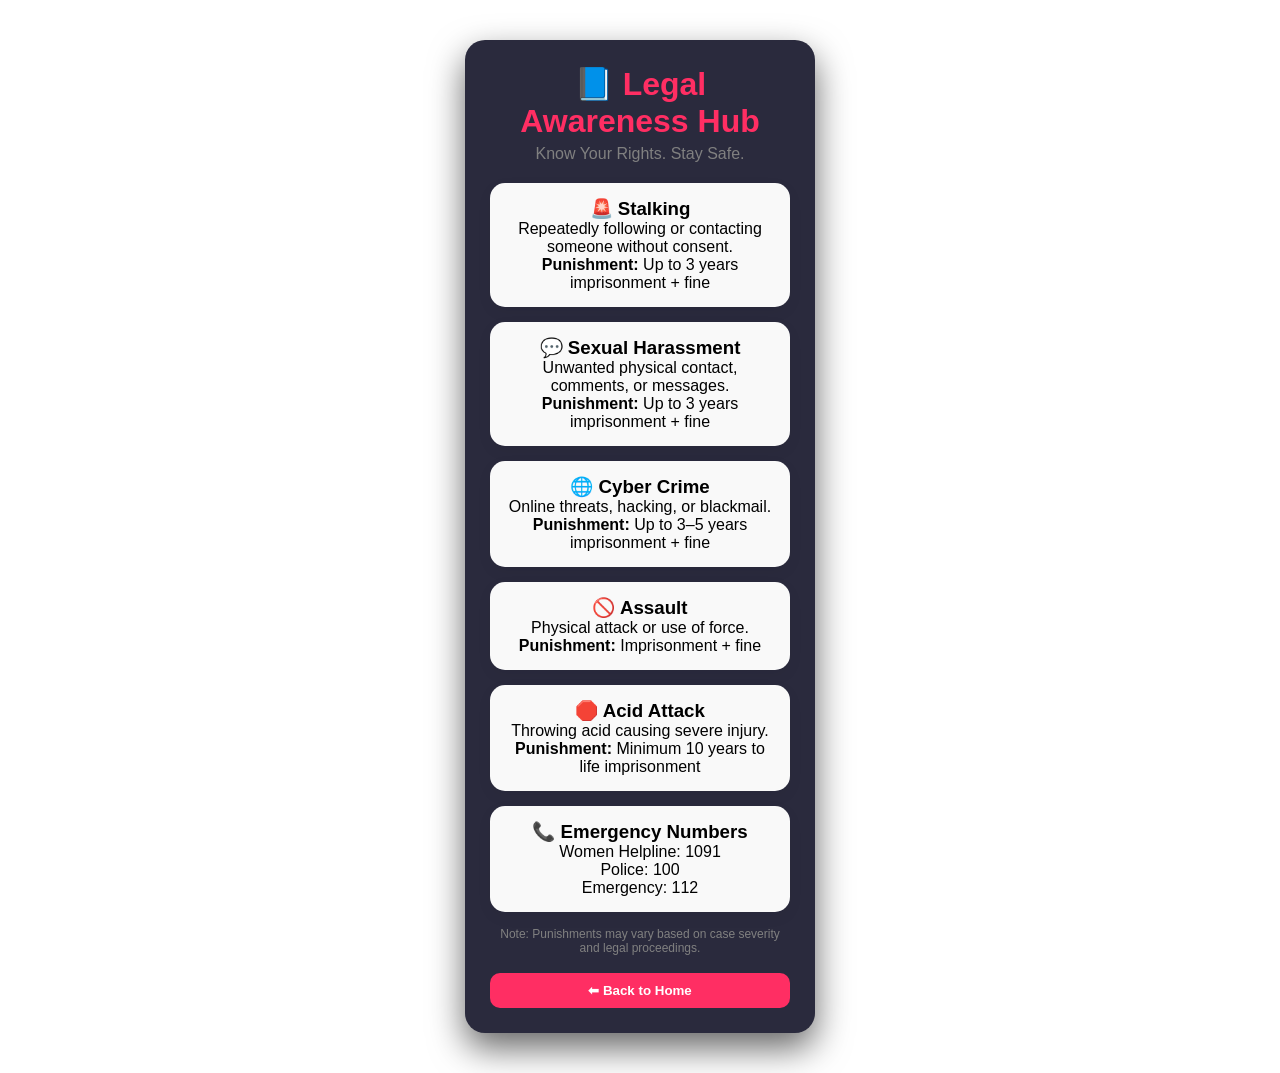
<file: awareness.html>
<!DOCTYPE html>
<html lang="en">
<head>
    <meta charset="UTF-8">
    <title>Legal Awareness - SHEshield</title>
    <link rel="stylesheet" href="style.css">
</head>

<body>

<div class="container">
    <h1>📘 Legal Awareness Hub</h1>
    <p class="tagline">Know Your Rights. Stay Safe.</p>

    <div class="card">
        <h3>🚨 Stalking</h3>
        <p>Repeatedly following or contacting someone without consent.</p>
        <p><b>Punishment:</b> Up to 3 years imprisonment + fine</p>
    </div>

    <div class="card">
        <h3>💬 Sexual Harassment</h3>
        <p>Unwanted physical contact, comments, or messages.</p>
        <p><b>Punishment:</b> Up to 3 years imprisonment + fine</p>
    </div>

    <div class="card">
        <h3>🌐 Cyber Crime</h3>
        <p>Online threats, hacking, or blackmail.</p>
        <p><b>Punishment:</b> Up to 3–5 years imprisonment + fine</p>
    </div>

    <div class="card">
        <h3>🚫 Assault</h3>
        <p>Physical attack or use of force.</p>
        <p><b>Punishment:</b> Imprisonment + fine</p>
    </div>

    <div class="card">
        <h3>🛑 Acid Attack</h3>
        <p>Throwing acid causing severe injury.</p>
        <p><b>Punishment:</b> Minimum 10 years to life imprisonment</p>
    </div>

    <div class="card">
        <h3>📞 Emergency Numbers</h3>
        <p>Women Helpline: 1091</p>
        <p>Police: 100</p>
        <p>Emergency: 112</p>
    </div>

    <p style="font-size: 12px; color: gray;">
        Note: Punishments may vary based on case severity and legal proceedings.
    </p>

    <br>
    <button onclick="window.location.href='index.html'">⬅ Back to Home</button>
</div>

</body>
</html>
</file>
<file: style.css>
* {
    margin: 0;
    padding: 0;
    box-sizing: border-box;
    font-family: 'Segoe UI', sans-serif;
}

body {
    margin: 0;
    min-height: 100vh;
    display: flex;
    justify-content: center;
    align-items: flex-start;
    padding: 40px 0;
}

.container {
    width: 350px;
    background: #2a2a3d;
    padding: 25px;
    border-radius: 20px;
    box-shadow: 0 15px 35px rgba(0,0,0,0.6);
    text-align: center;
}

h1 {
    color: #ff2e63;
    margin-bottom: 5px;
}

.tagline {
    color: gray;
    margin-bottom: 20px;
}

.card {
    background: #f9f9f9;
    padding: 15px;
    border-radius: 15px;
    margin-bottom: 15px;
    box-shadow: 0 5px 15px rgba(0,0,0,0.05);
}

input {
    width: 100%;
    padding: 10px;
    margin: 8px 0;
    border-radius: 8px;
    border: 1px solid #ddd;
}

button {
    width: 100%;
    padding: 10px;
    border-radius: 10px;
    border: none;
    background: #ff2e63;
    color: white;
    font-weight: bold;
    cursor: pointer;
    transition: 0.3s;
}

button:hover {
    background: #ff4d7d;
    transform: scale(1.05);
}
#sosBtn {
    height: 120px;
    width: 120px;
    border-radius: 50%;
    font-size: 28px;
    background-color: red;
    box-shadow: 0 0 25px red;
    margin: auto;
}

#sosBtn:hover {
    box-shadow: 0 0 40px red;
}
/* Fake Call Screen */
.fake-call {
    position: fixed;
    top: 0;
    left: 0;
    width: 100%;
    height: 100%;
    background: linear-gradient(180deg, #111, #333);
    display: none;
    justify-content: center;
    align-items: center;
    color: white;
    z-index: 1000;
}

.call-content {
    text-align: center;
}

.call-content h2 {
    font-size: 32px;
    margin-bottom: 10px;
}

.call-buttons {
    margin-top: 30px;
}

.accept {
    background: green;
    margin-right: 20px;
}

.decline {
    background: red;
}
#contactList {
    list-style: none;
    margin-top: 10px;
    padding: 0;
}

#contactList li {
    background: #ffe6f0;
    padding: 8px;
    border-radius: 8px;
    margin-bottom: 5px;
    font-size: 14px;
}
#contactList li {
    display: flex;
    align-items: center;
    background: #ffe6f0;
    padding: 8px;
    border-radius: 10px;
    margin-bottom: 8px;
}

.profile-pic {
    width: 40px;
    height: 40px;
    border-radius: 50%;
    object-fit: cover;
    margin-right: 10px;
}

.delete-btn {
    margin-left: auto;
    background: transparent;
    border: none;
    font-size: 18px;
    cursor: pointer;
}

.delete-btn:hover {
    transform: scale(1.2);
}

.star-btn {
    margin-left: 10px;
    background: transparent;
    border: none;
    font-size: 18px;
    cursor: pointer;
}

.star-btn:hover {
    transform: scale(1.2);
}
.star-btn {
    margin-left: 10px;
    background: transparent;
    border: none;
    font-size: 20px;
    cursor: pointer;
    transition: transform 0.2s ease, color 0.3s ease;
}

.star-btn:hover {
    transform: scale(1.2);
}

.star-active {
    color: gold;
    animation: pop 0.3s ease;
}

@keyframes pop {
    0% { transform: scale(1); }
    50% { transform: scale(1.5); }
    100% { transform: scale(1); }
}

.card button {
    margin-top: 10px;
}
#map {
    width: 100%;
    height: 250px;
    margin-top: 15px;
    border-radius: 15px;
    display: none;
}

.overlay {
    position: fixed;
    top: 0;
    left: 0;
    width: 100%;
    height: 100%;
    background: rgba(0, 0, 0, 0.85);
    display: none;
    justify-content: center;
    align-items: center;
    z-index: 2000;
}

.countdown-box {
    background: white;
    padding: 30px;
    border-radius: 20px;
    text-align: center;
    width: 300px;
}

#countdownNumber {
    font-size: 50px;
    color: red;
    margin: 15px 0;
    animation: pulse 1s infinite;
}

@keyframes pulse {
    0% { transform: scale(1); }
    50% { transform: scale(1.2); }
    100% { transform: scale(1); }
}
.loading {
    opacity: 0.7;
    pointer-events: none;
}

.spinner {
    border: 3px solid #f3f3f3;
    border-top: 3px solid #ff2e63;
    border-radius: 50%;
    width: 16px;
    height: 16px;
    display: inline-block;
    animation: spin 1s linear infinite;
    margin-left: 8px;
}

@keyframes spin {
    0% { transform: rotate(0deg); }
    100% { transform: rotate(360deg); }
}
.emergency-status {
    display: none;
    background: #ff1a1a;
    color: white;
    padding: 15px;
    border-radius: 12px;
    margin-top: 15px;
    text-align: center;
    animation: pulseEmergency 1s infinite;
}

@keyframes pulseEmergency {
    0% { opacity: 1; }
    50% { opacity: 0.7; }
    100% { opacity: 1; }
}
.system-status {
    margin-top: 10px;
    font-size: 14px;
}

.active-status {
    color: green;
    font-weight: bold;
}

.inactive-status {
    color: gray;
}
/* Theme Toggle Button */
.theme-btn {
    width: auto;
    padding: 6px 12px;
    font-size: 12px;
    border-radius: 20px;
    border: none;
    cursor: pointer;
}

/* LIGHT THEME (Default) */
body.light {
    background: linear-gradient(135deg, #ff4e88, #ff9a9e);
    color: black;
}

body.light .container {
    background: white;
}

/* DARK THEME */
/* STEALTH MODE */
body.dark {
    background: #000000;
    color: #ffffff;
}

body.dark .container {
    background: #111111;
    box-shadow: none;
}

/* Make buttons neutral */
body.dark button {
    background: #ffffff;
    color: #000000;
}

body.dark button:hover {
    background: #dddddd;
}

/* SOS button becomes neutral */
body.dark #sosBtn {
    background: #ffffff;
    color: #000000;
    box-shadow: none;
}

/* Emergency banner becomes subtle */
body.dark .emergency-status {
    background: #222222;
    color: #ffffff;
    animation: none;
}

/* Remove bright status colors */
body.dark .active-status {
    color: #ffffff;
}

body.dark .inactive-status {
    color: #aaaaaa;
}
/* Aesthetic Mode */
body.aesthetic-mode {
    background: linear-gradient(135deg, #f9f9ff, #e6e6ff);
    font-family: 'Poppins', sans-serif;
}

/* Cards upgrade */
body.aesthetic-mode .card {
    background: white;
    border-radius: 20px;
    box-shadow: 0 8px 25px rgba(0,0,0,0.1);
    padding: 20px;
    margin: 15px 0;
}

/* Buttons upgrade */
body.aesthetic-mode button {
    background: linear-gradient(45deg, #6C63FF, #FF6584);
    color: white;
    border: none;
    border-radius: 25px;
}

/* Map glow effect */
body.aesthetic-mode #map {
    border-radius: 15px;
    box-shadow: 0 5px 15px rgba(0,0,0,0.2);
}

.top-controls {
    display: flex;
    justify-content: flex-end;
    gap: 10px;
    padding: 15px;
}
.theme-btn {
    padding: 8px 14px;
    border-radius: 20px;
    border: none;
    cursor: pointer;
}
#loginPage {
    display: flex;
    flex-direction: column;
    align-items: center;
    justify-content: center;
    height: 100vh;
}

#loginPage input {
    padding: 12px;
    margin: 10px;
    width: 250px;
    border-radius: 12px;
}

#loginPage button {
    padding: 10px 20px;
    border-radius: 20px;
    background: purple;
    color: white;
}
</file>
